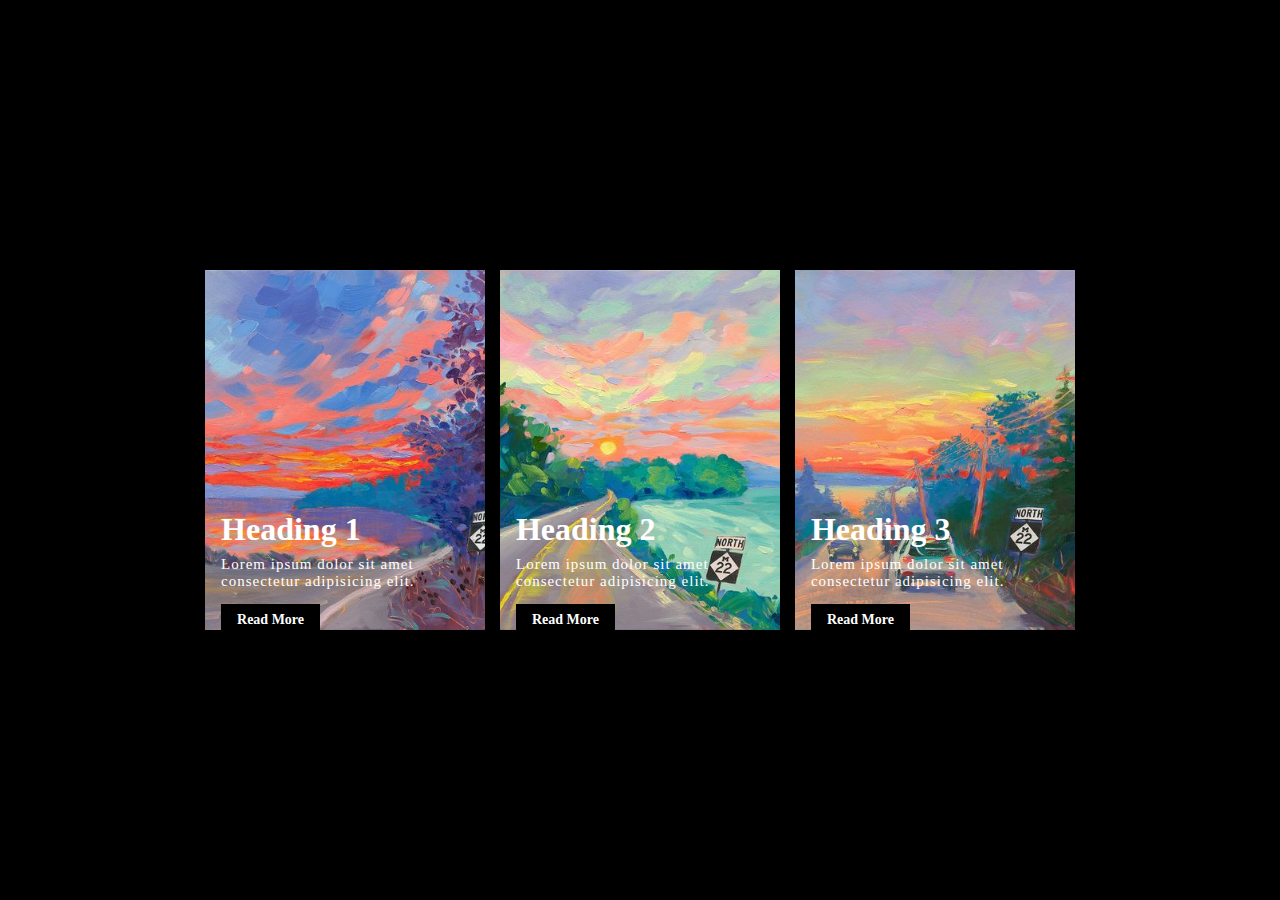
<file: CARDS/Card 01/index.html>
<!DOCTYPE html>
<html lang="en">
<head>
    <meta charset="UTF-8">
    <meta name="viewport" content="width=device-width, initial-scale=1.0">
    <title>Cards 01 By IQ</title>
    <link rel="stylesheet" href="style.css">
</head>
<body>
    <!-- WRAPPER -->
    <div class="wrapper">
        <!-- CARD 01 -->
        <div class="card">
            <img src="Assets/img-1.jpg" alt="">
            <div class="info">
                <h1>Heading 1</h1>
                <p>Lorem ipsum dolor sit amet consectetur adipisicing elit.</p>
                <a href="#" class="btn">Read More</a>
            </div>
        </div>
                <!-- CARD 02 -->
                <div class="card">
                    <img src="Assets/img-2.jpg" alt="">
                    <div class="info">
                        <h1>Heading 2</h1>
                        <p>Lorem ipsum dolor sit amet consectetur adipisicing elit.</p>
                        <a href="#" class="btn">Read More</a>
                    </div>
                </div>
                        <!-- CARD 03 -->
        <div class="card">
            <img src="Assets/img-3.jpg" alt="">
            <div class="info">
                <h1>Heading 3</h1>
                <p>Lorem ipsum dolor sit amet consectetur adipisicing elit.</p>
                <a href="#" class="btn">Read More</a>
            </div>
        </div>
        
    </div>
</body>
</html>
</file>
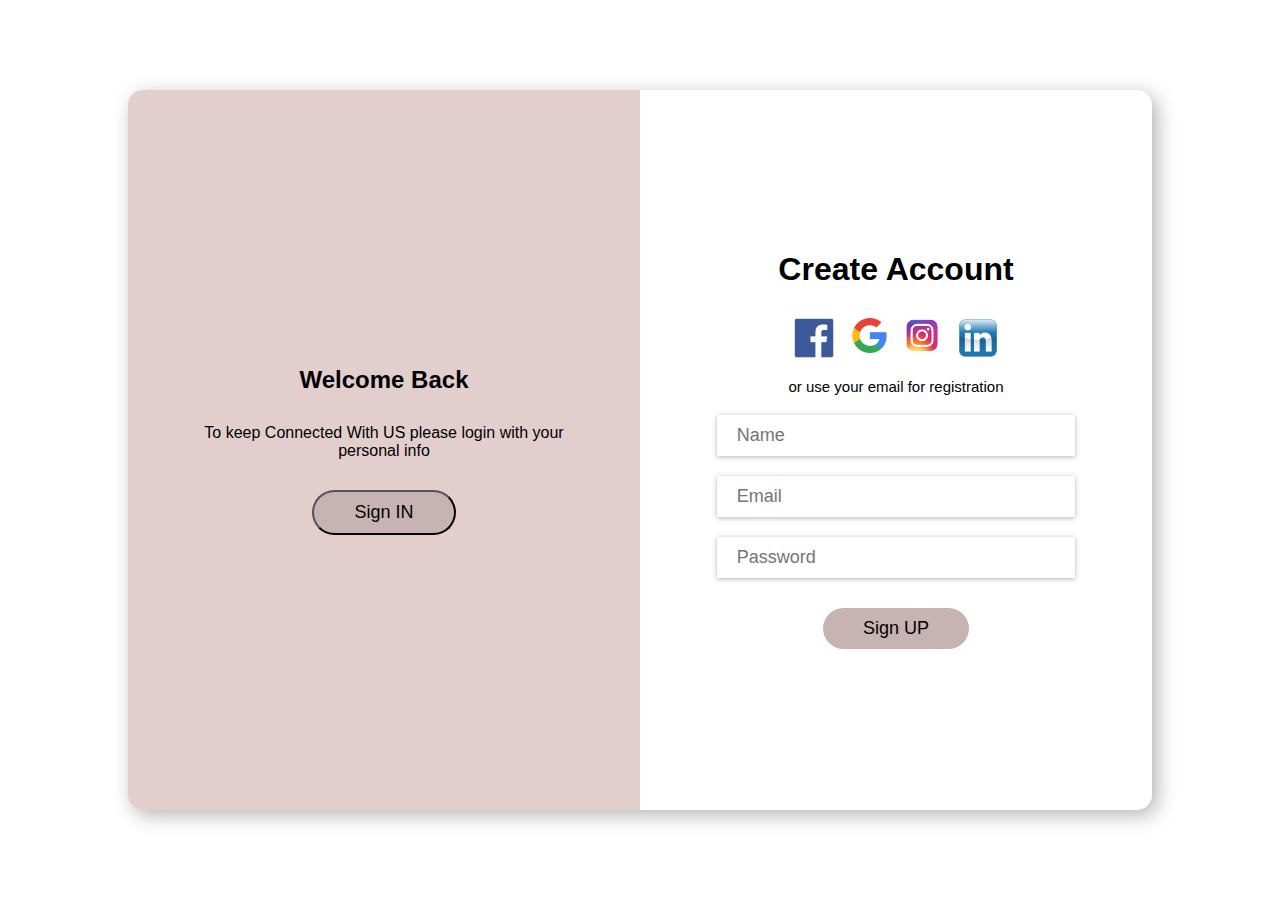
<file: FORMS/Login Form 01/index.html>
<!DOCTYPE html>
<html lang="en">

<head>
    <meta charset="UTF-8">
    <meta name="viewport" content="width=device-width, initial-scale=1.0">
    <title>Login Form by IR</title>
    <link rel="stylesheet" href="style.css">
</head>

<body>
    <!-- MAIN DIV -->
    <div class="box">

        <!--  1ST DIV -->
        <div class="smallbox" id="smallbox1">
            <h2>Welcome Back</h2>
            <p>To keep Connected With US please login with your personal info</p>
            <button>Sign IN</button>
        </div>

        <!--  2ND DIV -->
        <div class="smallbox" id="smallbox2">
            <h1>Create Account</h1>
            <div class="logoimg">
            <img src="./assets/facebook.png" height="40px" width="40px">
            <img src="./assets/Google.png" height="35px" width="35px">
            <img src="./assets/ig.png" height="35px" width="35px">
            <img src="./assets/linkedin.png" height="40px" width="40px">
        </div>
        <p>or use your email for registration</p>
        <input type="name" id="name" placeholder="Name">
        <input type="email" id="email" placeholder="Email">
        <input type="password" id="password" placeholder="Password">
        <button>Sign UP</button>
        </div>
    </div>
</body>

</html>
</file>
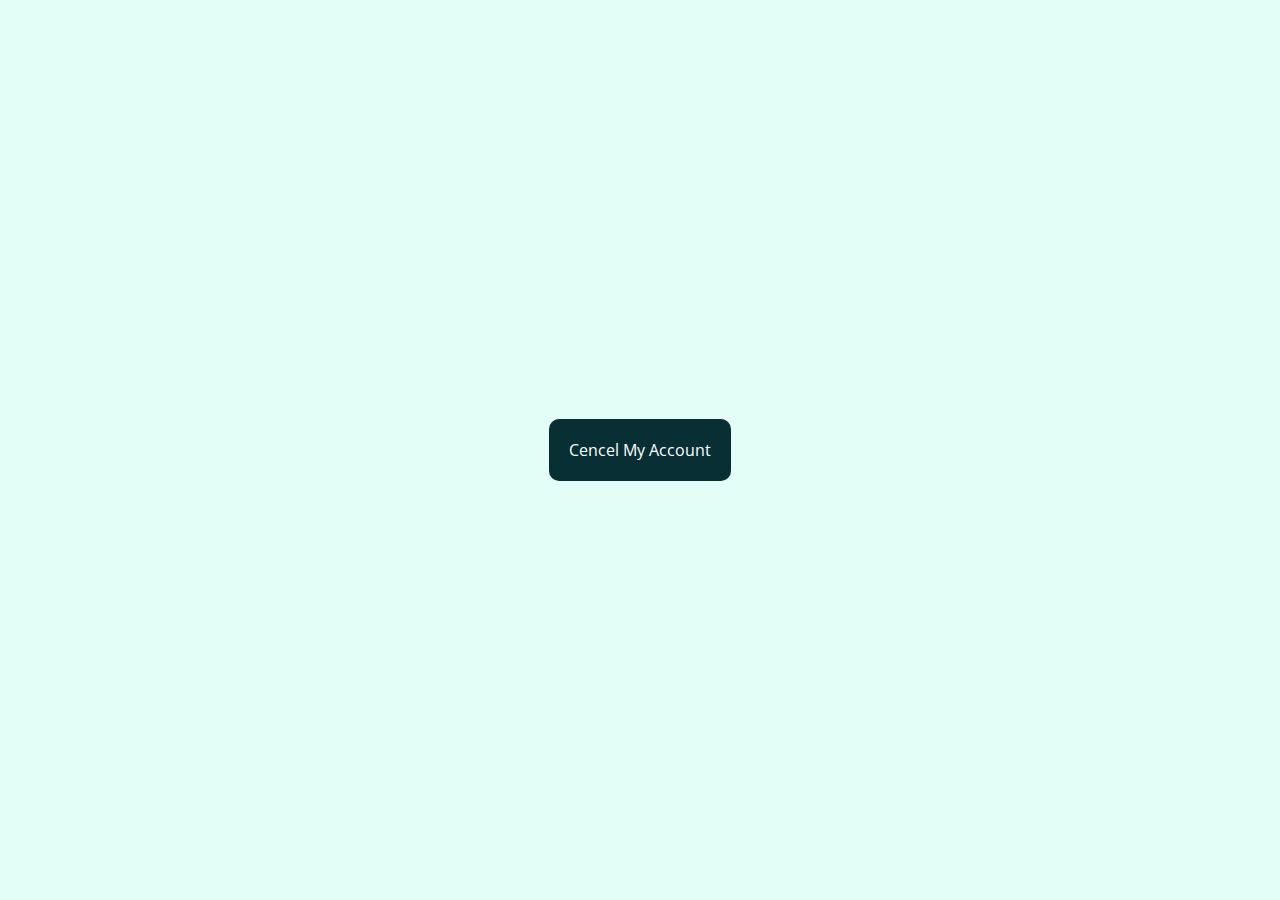
<file: Short-cuts/POP-UP/index.html>
<!DOCTYPE html>
<html>

<head>
	<title>Modal Popup by IR</title>
	<link rel="stylesheet" type="text/css" href="style.css">
</head>

<body>

	<!-- WRAPPER -->
	<div class="wrapper">
		<button class="cencel_btn">Cencel My Account</button>


		<div class="model_popup">
			<div class="bg_shadow"></div>
			<div class="popup">
				<div class="popup_head">Do You Want To Cencel Your Account?</div>
				<div class="popup_body">
					Lorem ipsum dolor sit amet consectetur, adipisicing elit. Eum in distinctio veritatis tenetur
					cumque, molestiae aliquid fugiat, voluptatum aperiam ipsam enim aliquam minus unde impedit ab
					excepturi reiciendis voluptates aspernatur!
				</div>
				<div class="popup_foot">
					<div class="popup_btn popup_cencel_btn">Cencel</div>
					<div class="popup_btn popup_confirm_btn">Confirm</div>
				</div>
			</div>
		</div>
	</div>
	<!-- JS || LINK -->
	<script src="script.js"></script>

</body>

</html>
</file>
<file: CARDS/Card 01/style.css>
*{
    box-sizing: border-box;
    font-family: 'Times New Roman', Times, serif
}
html, body{
    width: 100%;
    height: 100%;
    display: flex;
    justify-content: center;
    align-items: center;
    background-color: #000;
    color: #ccc;
}
.wrapper{
    display: flex;
    width: 70%;
    justify-content: space-around;
}
.card{
    width: 280px;
    height: 360px;
    padding: 2rem 1rem;
    position: relative;
    background: #fff;
    display: flex;
    align-items: flex-end;
    box-shadow: 0px 7px 10px rgba(0,0,0, 0.5);
    transition: 0.5s ease-in-out;
}
.card:hover{
    transform: translateY(20px);
}
.card::before{
    content: "";
    position: absolute;
    top: 0;
    left: 0;
    display: block;
    width: 100%;
    height: 100%;
    background: linear-gradient(to bottom, rgba(0,176,155,0.5), rgba(150,201,61,1));
    z-index: 2;
    transition: 0.5s all;
    opacity: 0;
}
.card:hover::before{
    opacity: 1;
}
.card img{
    width: 100%;
    height: 100%;
    object-fit: cover;
    position: absolute;
    top: 0;
    left: 0;
}
.card .info{
    position: relative;
    z-index: 3;
    color: #fff;
    opacity: 1;
    transform: translateY(30px);
    transition: 0.5s all;
}
.card:hover .info{
    opacity: 1;
    transform: translateY(0px);
}
.card .info h1 {
    margin: 0;
}
.card .info p {
     letter-spacing: 1px;
     font-size: 15px;
     margin-top: 8px;
     margin-bottom: 20px;
}
.card .info .btn {
    text-decoration: none;
    padding: 0.5rem 1rem;
    color: #fff;
    background: #000;
    font-size: 14px;
    cursor: pointer;
    font-weight: bold;
    transition: 0.4s ease-in-out;
}
.card .info .btn:hover{
    box-shadow: 0px 7px 10px rgba(0,0,0, 0.5);
}
</file>
<file: FORMS/Login Form 01/style.css>
*{
    padding: 0;
    margin: 0;
    box-sizing: border-box;
}
body{
    height: 100vh;
    display: grid;
    place-items: center;
    font-family: 'Lucida Sans', 'Lucida Sans Regular', 'Lucida Grande', 'Lucida Sans Unicode', Geneva, Verdana, sans-serif;
}
.box {
    display: flex;
    /* align-items: center; */
    border-radius: 15px;
    height: 80%;
    width: 80%;
    box-shadow: 5px 5px 20px rgba(0, 0, 0, 0.3);
}
.box .smallbox{
    width: 50%;
    display: flex;
    align-items: center;
    flex-direction: column;
    justify-content: center;
}
.box #smallbox1{
    background: #E3CECE;
    border-top-left-radius: 15px;
    border-bottom-left-radius: 15px;
}
#smallbox1 p {
    margin-top: 30px;
    width: 80%;
    text-align: center;
}
#smallbox1 button{
    background-color: #C7B3B3;
    color: #000;
    font-size: 18px;
    padding: 10px 40px;
    border-radius: 30px;
    margin-top: 30px;
    cursor: pointer;
}
#smallbox1 button:hover{
      border: 1px solid #000;
}

.box #smallbox2 .logoimg {
    margin-top: 30px;
    width: 40%;
    display: flex;
    justify-content: space-between;
}
#smallbox2 p{
    font-size: 15px;
    margin-top: 20px;
}
#smallbox2 #name , #smallbox2 #email, #smallbox2 #password{
    width: 70%;
    margin-top: 20px;
    padding: 10px 20px;
    border: none;
    outline: none;
    box-shadow: 0 1px 5px rgba(0, 0, 0, 0.3);
    font-size: 18px;
}
#smallbox2 button{
    margin-top: 30px;
    font-size: 18px;
    color: #000;
    background-color: #C7B3B3;
    border: none;
    outline: none;
    cursor: pointer;
    padding: 10px 40px;
    border-radius: 30px;

}
</file>
<file: Short-cuts/POP-UP/style.css>
@import url('https://fonts.googleapis.com/css2?family=Open+Sans:wght@400;600&display=swap');

*{
	margin: 0;
	padding: 0;
	box-sizing: border-box;
	outline: none;
	font-family: 'oPEN Sans', sans-serif;
	background: #E3FEF7;
}
.wrapper{
	display: flex;
	align-items: center;
	justify-content: center;
	height: 100vh;
}
.wrapper .cencel_btn{
	background: #003c43;
	border: 0;
	padding: 20px;
	color: #fff;
	font-size: 16px;
	border-radius: 10px;
	cursor: pointer;
}
.wrapper .cencel_btn{
	background: #082F33;
}
.model_popup{
	position: relative;
	display: none;
}
.model_popup .bg_shadow{
	position: fixed;
	top: 0;
	left: 0;
	width: 100%;
	height: 100%;
	background: rgba(0,0,0,0.9);
}
.model_popup .popup{
	background: #fff;
	z-index: 1;
	width: 500px;
	position: absolute;
	top: 50%;
	left: 50%;
	transform: translate(-50%, -50%);
}
.model_popup .popup .popup_head{
	padding: 20px;
	padding-bottom: 0;
	font-weight: 600;
	position: relative;
	font-size: 16px;
}
.model_popup .popup .popup_body{
	padding: 20px;
	min-height: 180px;
	font-size: 14px;
	line-height: 22px;
}
.model_popup .popup .popup_foot {
   display: flex;
}
.model_popup .popup .popup_foot .popup_btn{
	width: 50%;
	border: 0;
	padding: 20px;
	cursor: pointer;
}
.model_popup .popup .popup_foot .popup_cencel_btn{
	background: #003c43;
	color: #fff;
}
.model_popup .popup .popup_foot .popup_cencel_btn:hover{
	background: #0a373c;
}
.model_popup .popup .popup_foot .popup_confirm_btn{
	background: #000;
	color: #fff;
}
.model_popup .popup .popup_foot .popup_confirm_btn:hover{
	background: #171717;
}
.model_popup.active{
	display: block;
}
</file>
